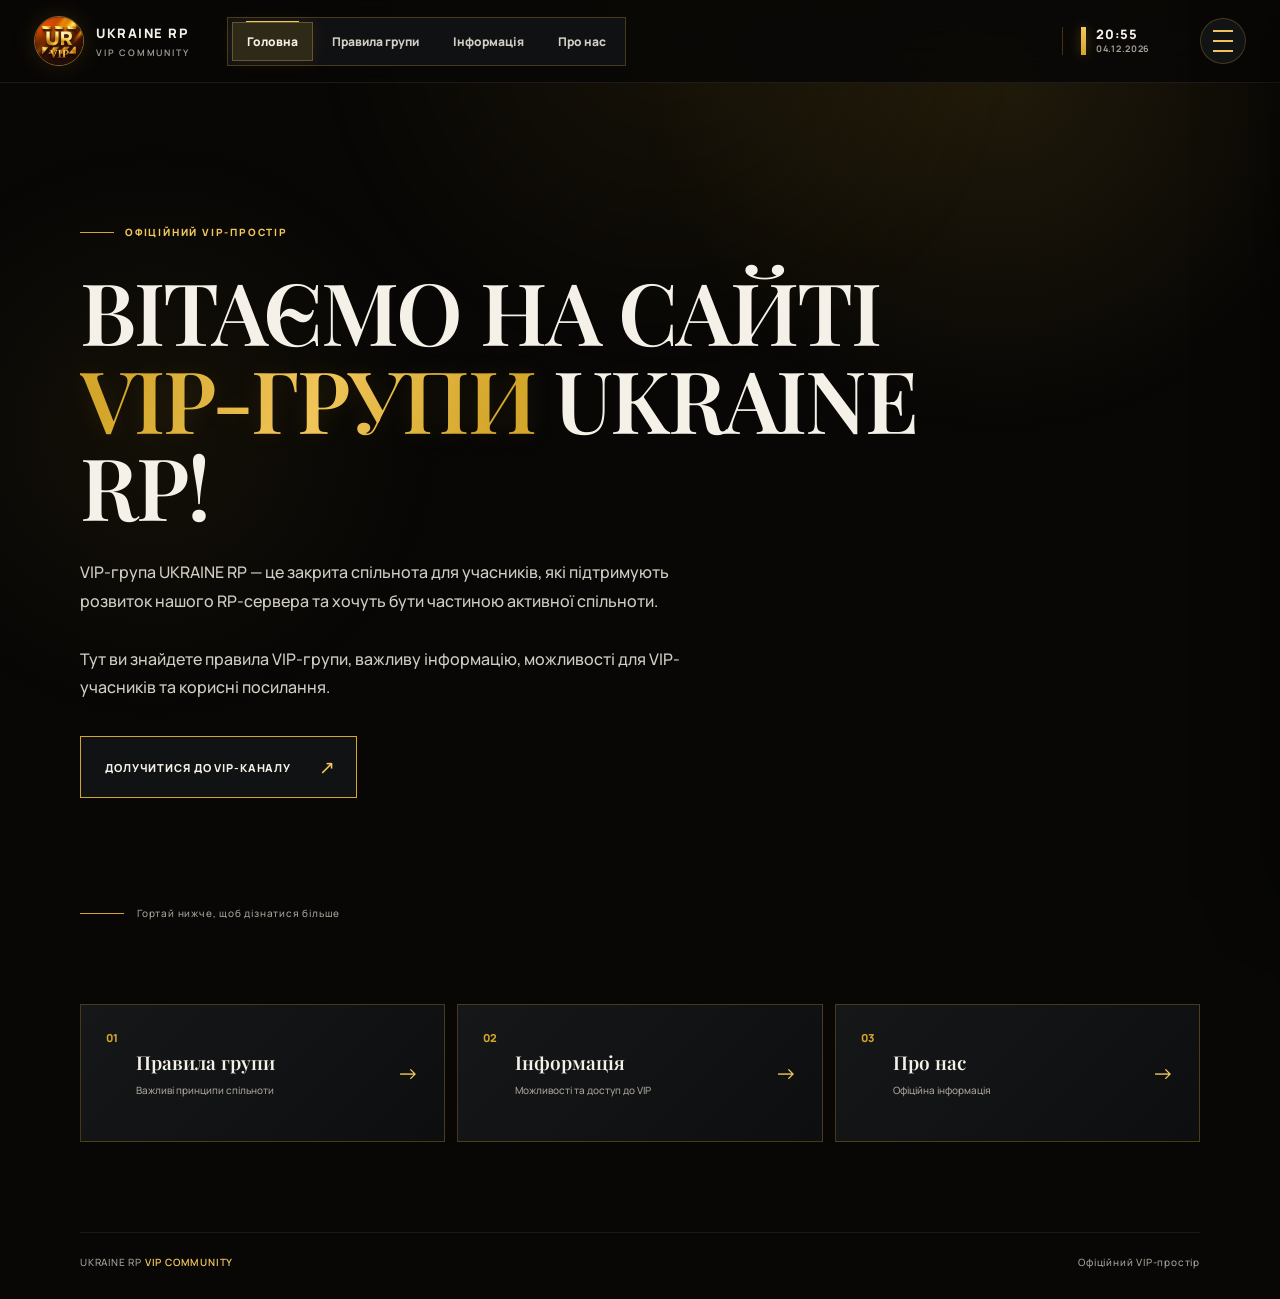
<file: index.html>
<!DOCTYPE html>
<html lang="uk">
<head>
  <meta charset="UTF-8">
  <meta name="viewport" content="width=device-width, initial-scale=1.0">
  <title>VIP-група UKRAINE RP</title>
  <meta name="description" content="Офіційний сайт VIP-групи UKRAINE RP.">
  <link rel="icon" type="image/png" href="logo.png">
  <link rel="preconnect" href="https://fonts.googleapis.com">
  <link rel="preconnect" href="https://fonts.gstatic.com" crossorigin>
  <link href="https://fonts.googleapis.com/css2?family=Manrope:wght@400;500;600;700;800&family=Playfair+Display:wght@500;600&display=swap" rel="stylesheet">
  <link rel="stylesheet" href="style.css">
</head>
<body>
  <div class="site-glow"></div>
  <header class="site-header">
    <a class="brand" href="index.html" aria-label="VIP-група UKRAINE RP, головна сторінка"><span class="brand-image"><img src="logo.png" alt="Логотип UKRAINE RP VIP"></span><span class="brand-copy"><strong>UKRAINE RP</strong><small>VIP COMMUNITY</small></span></a>
    <nav class="main-nav" aria-label="Основна навігація"><a class="active" href="index.html">Головна</a><a href="rules.html">Правила групи</a><a href="info.html">Інформація</a><a href="about.html">Про нас</a></nav>
    <div class="header-clock" aria-label="Поточний час у Києві"><span class="header-clock-mark"></span><time class="header-clock-time" data-kyiv-time>00:00</time><time class="header-clock-date" data-kyiv-date>00.00.0000</time></div>
    <button class="menu-toggle" type="button" aria-label="Відкрити меню" aria-controls="mobile-menu" aria-expanded="false"><span></span><span></span><span></span></button>
  </header>
  <div class="menu-backdrop" data-menu-close></div>
  <aside class="mobile-menu" id="mobile-menu" aria-label="Мобільне меню" aria-hidden="true">
    <div class="mobile-menu-head"><span>НАВІГАЦІЯ</span><button class="menu-close" type="button" aria-label="Закрити меню" data-menu-close>×</button></div>
    <nav class="mobile-nav"><a class="active" href="index.html">Головна <span>↗</span></a><a href="rules.html">Правила групи <span>↗</span></a><a href="info.html">Інформація <span>↗</span></a><a href="about.html">Про нас <span>↗</span></a></nav>
    <div class="useful-links"><p>КОРИСНІ ПОСИЛАННЯ</p><a href="https://www.roblox.com/share?v=v2&code=5ihdm3h6wou3pq" target="_blank" rel="noopener noreferrer">ГРАТИ <span>↗</span></a><a href="https://ukrainerpeh.com/marriage/" target="_blank" rel="noopener noreferrer">ДАРШ <span>↗</span></a><a href="https://t.me/uarpeh" target="_blank" rel="noopener noreferrer">TELEGRAM <span>↗</span></a><a href="https://www.tiktok.com/@ukrainerpeh" target="_blank" rel="noopener noreferrer">TIKTOK <span>↗</span></a><a href="https://www.roblox.com/communities/35692392/UKRAINE-RP-EH-Server-UR#!/about" target="_blank" rel="noopener noreferrer">ROBLOX <span>↗</span></a><a href="https://www.youtube.com/@ukrainerpeh" target="_blank" rel="noopener noreferrer">YOUTUBE <span>↗</span></a></div>
  </aside>
  <main>
    <section class="hero page-shell"><div class="eyebrow"><span></span> ОФІЦІЙНИЙ VIP-ПРОСТІР</div><h1>ВІТАЄМО НА САЙТІ<br><em>VIP-ГРУПИ</em> UKRAINE RP!</h1><p class="hero-copy">VIP-група UKRAINE RP — це закрита спільнота для учасників, які підтримують розвиток нашого RP-сервера та хочуть бути частиною активної спільноти.<br><br>Тут ви знайдете правила VIP-групи, важливу інформацію, можливості для VIP-учасників та корисні посилання.</p><a class="button" href="https://t.me/VIPUKRAINERP" target="_blank" rel="noopener noreferrer">ДОЛУЧИТИСЯ ДО VIP-КАНАЛУ <span>↗</span></a><div class="scroll-note"><span class="scroll-line"></span> Гортай нижче, щоб дізнатися більше</div></section>
    <section class="link-grid page-shell" aria-label="Розділи сайту"><a class="link-tile" href="rules.html"><span class="tile-number">01</span><span><strong>Правила групи</strong><small>Важливі принципи спільноти</small></span><b>→</b></a><a class="link-tile" href="info.html"><span class="tile-number">02</span><span><strong>Інформація</strong><small>Можливості та доступ до VIP</small></span><b>→</b></a><a class="link-tile" href="about.html"><span class="tile-number">03</span><span><strong>Про нас</strong><small>Офіційна інформація</small></span><b>→</b></a></section>
  </main>
  <footer class="site-footer page-shell"><span>UKRAINE RP <b>VIP COMMUNITY</b></span><span>Офіційний VIP-простір</span></footer>
  <script src="script.js"></script>
</body>
</html>
</file>
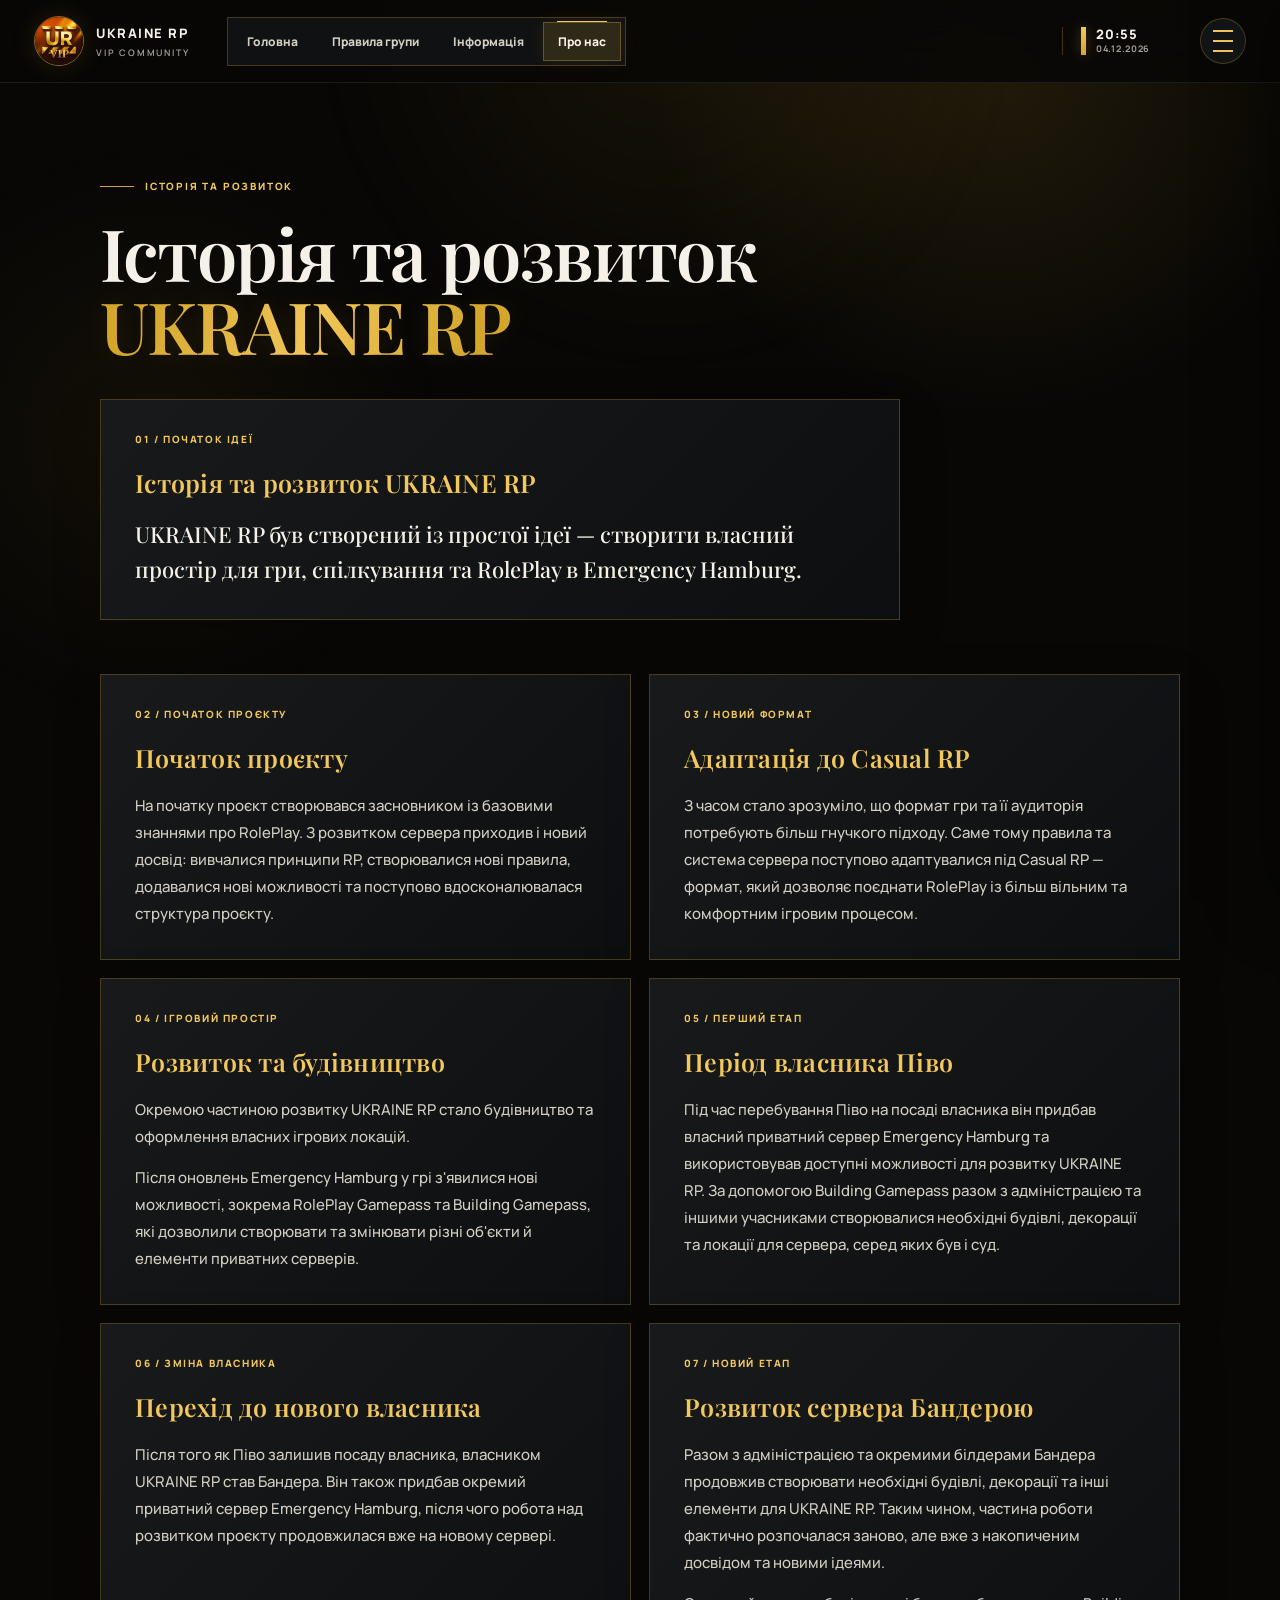
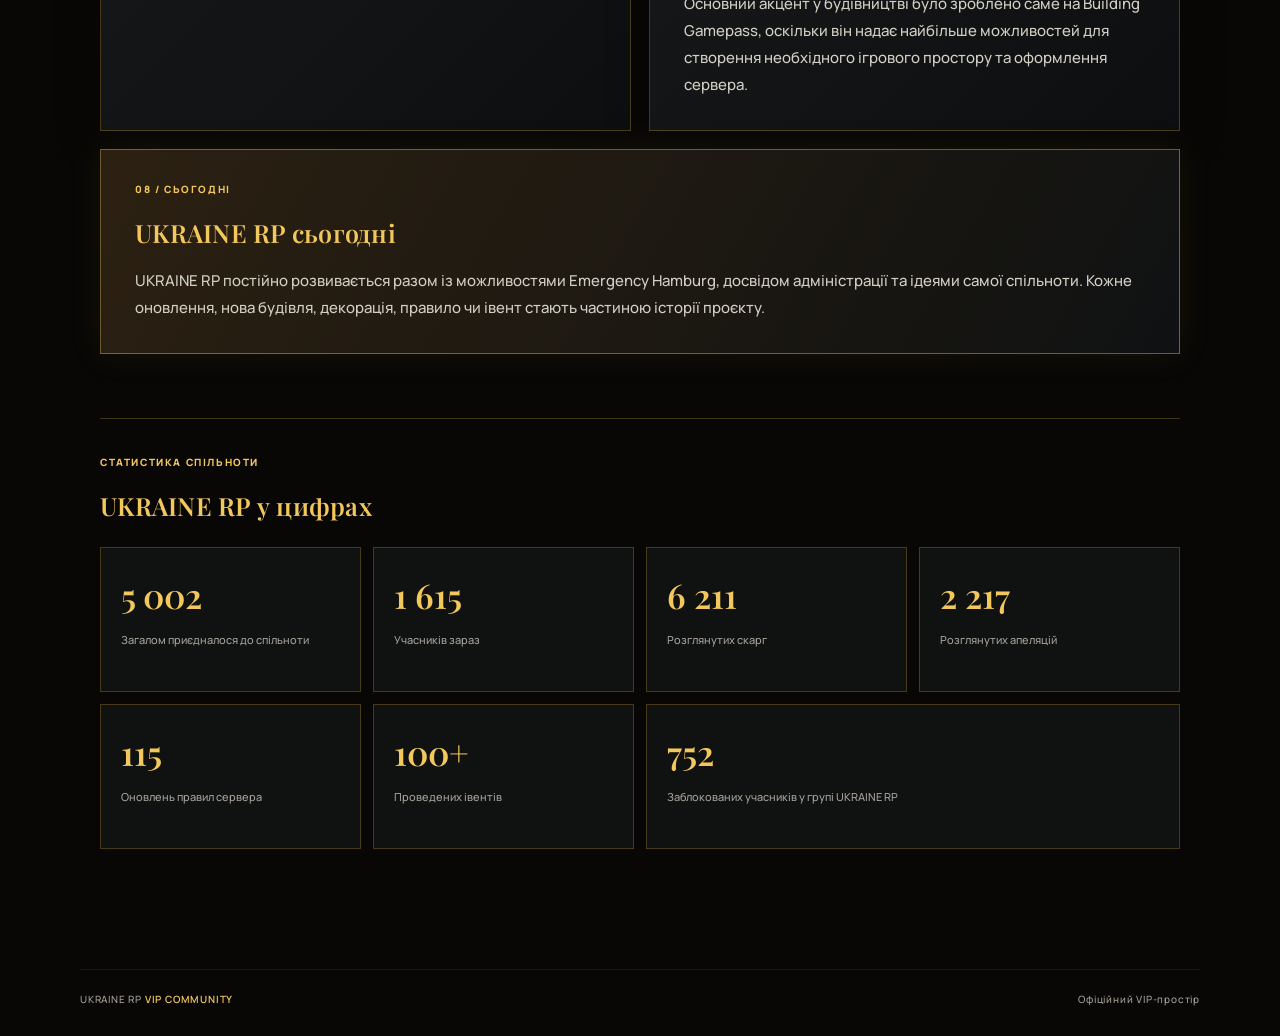
<file: about.html>
<!DOCTYPE html>
<html lang="uk">
<head>
  <meta charset="UTF-8">
  <meta name="viewport" content="width=device-width, initial-scale=1.0">
  <title>Про нас | UKRAINE RP VIP</title>
  <link rel="icon" type="image/png" href="logo.png">
  <link rel="preconnect" href="https://fonts.googleapis.com">
  <link rel="preconnect" href="https://fonts.gstatic.com" crossorigin>
  <link href="https://fonts.googleapis.com/css2?family=Manrope:wght@400;500;600;700;800&family=Playfair+Display:wght@500;600&display=swap" rel="stylesheet">
  <link rel="stylesheet" href="style.css">
  <style>
    .about-page .about-story-grid { display: grid; grid-template-columns: repeat(2, minmax(0, 1fr)); gap: 18px; }
    .about-page .stats-grid { display: grid; grid-template-columns: repeat(4, minmax(0, 1fr)); gap: 12px; }
    .about-page .stat-card:last-child { grid-column: span 2; }
    @media (max-width: 760px) {
      .about-page .about-story-grid { grid-template-columns: 1fr; gap: 12px; }
      .about-page .stats-grid { grid-template-columns: repeat(2, minmax(0, 1fr)); gap: 9px; }
      .about-page .stat-card:last-child { grid-column: span 2; }
    }
  </style>
</head>
<body>
  <div class="site-glow"></div>
  <header class="site-header">
    <a class="brand" href="index.html" aria-label="VIP-група UKRAINE RP, головна сторінка"><span class="brand-image"><img src="logo.png" alt="Логотип UKRAINE RP VIP"></span><span class="brand-copy"><strong>UKRAINE RP</strong><small>VIP COMMUNITY</small></span></a>
    <nav class="main-nav" aria-label="Основна навігація"><a href="index.html">Головна</a><a href="rules.html">Правила групи</a><a href="info.html">Інформація</a><a class="active" href="about.html">Про нас</a></nav>
    <div class="header-clock" aria-label="Поточний час у Києві"><span class="header-clock-mark"></span><time class="header-clock-time" data-kyiv-time>00:00</time><time class="header-clock-date" data-kyiv-date>00.00.0000</time></div>
    <button class="menu-toggle" type="button" aria-label="Відкрити меню" aria-controls="mobile-menu" aria-expanded="false"><span></span><span></span><span></span></button>
  </header>
  <div class="menu-backdrop" data-menu-close></div>
  <aside class="mobile-menu" id="mobile-menu" aria-label="Мобільне меню" aria-hidden="true">
    <div class="mobile-menu-head"><span>НАВІГАЦІЯ</span><button class="menu-close" type="button" aria-label="Закрити меню" data-menu-close>×</button></div>
    <nav class="mobile-nav"><a href="index.html">Головна <span>↗</span></a><a href="rules.html">Правила групи <span>↗</span></a><a href="info.html">Інформація <span>↗</span></a><a class="active" href="about.html">Про нас <span>↗</span></a></nav>
    <div class="useful-links"><p>КОРИСНІ ПОСИЛАННЯ</p><a href="https://www.roblox.com/share?v=v2&code=5ihdm3h6wou3pq" target="_blank" rel="noopener noreferrer">ГРАТИ <span>↗</span></a><a href="https://ukrainerpeh.com/marriage/" target="_blank" rel="noopener noreferrer">ДАРШ <span>↗</span></a><a href="https://t.me/uarpeh" target="_blank" rel="noopener noreferrer">TELEGRAM <span>↗</span></a><a href="https://www.tiktok.com/@ukrainerpeh" target="_blank" rel="noopener noreferrer">TIKTOK <span>↗</span></a><a href="https://www.roblox.com/communities/35692392/UKRAINE-RP-EH-Server-UR#!/about" target="_blank" rel="noopener noreferrer">ROBLOX <span>↗</span></a><a href="https://www.youtube.com/@ukrainerpeh" target="_blank" rel="noopener noreferrer">YOUTUBE <span>↗</span></a></div>
  </aside>
  <main class="page-shell about-page" aria-label="Про нас">
    <div class="eyebrow"><span></span> ІСТОРІЯ ТА РОЗВИТОК</div>
    <h1>Історія та розвиток <em>UKRAINE RP</em></h1>
    <section class="about-intro about-panel"><div class="section-kicker">01 / ПОЧАТОК ІДЕЇ</div><h2>Історія та розвиток UKRAINE RP</h2><p>UKRAINE RP був створений із простої ідеї — створити власний простір для гри, спілкування та RolePlay в Emergency Hamburg.</p></section>
    <div class="about-story-grid">
      <section class="about-panel"><div class="section-kicker">02 / ПОЧАТОК ПРОЄКТУ</div><h2>Початок проєкту</h2><p>На початку проєкт створювався засновником із базовими знаннями про RolePlay. З розвитком сервера приходив і новий досвід: вивчалися принципи RP, створювалися нові правила, додавалися нові можливості та поступово вдосконалювалася структура проєкту.</p></section>
      <section class="about-panel"><div class="section-kicker">03 / НОВИЙ ФОРМАТ</div><h2>Адаптація до Casual RP</h2><p>З часом стало зрозуміло, що формат гри та її аудиторія потребують більш гнучкого підходу. Саме тому правила та система сервера поступово адаптувалися під Casual RP — формат, який дозволяє поєднати RolePlay із більш вільним та комфортним ігровим процесом.</p></section>
      <section class="about-panel"><div class="section-kicker">04 / ІГРОВИЙ ПРОСТІР</div><h2>Розвиток та будівництво</h2><p>Окремою частиною розвитку UKRAINE RP стало будівництво та оформлення власних ігрових локацій.</p><p>Після оновлень Emergency Hamburg у грі з'явилися нові можливості, зокрема RolePlay Gamepass та Building Gamepass, які дозволили створювати та змінювати різні об'єкти й елементи приватних серверів.</p></section>
      <section class="about-panel"><div class="section-kicker">05 / ПЕРШИЙ ЕТАП</div><h2>Період власника Піво</h2><p>Під час перебування Піво на посаді власника він придбав власний приватний сервер Emergency Hamburg та використовував доступні можливості для розвитку UKRAINE RP. За допомогою Building Gamepass разом з адміністрацією та іншими учасниками створювалися необхідні будівлі, декорації та локації для сервера, серед яких був і суд.</p></section>
      <section class="about-panel"><div class="section-kicker">06 / ЗМІНА ВЛАСНИКА</div><h2>Перехід до нового власника</h2><p>Після того як Піво залишив посаду власника, власником UKRAINE RP став Бандера. Він також придбав окремий приватний сервер Emergency Hamburg, після чого робота над розвитком проєкту продовжилася вже на новому сервері.</p></section>
      <section class="about-panel"><div class="section-kicker">07 / НОВИЙ ЕТАП</div><h2>Розвиток сервера Бандерою</h2><p>Разом з адміністрацією та окремими білдерами Бандера продовжив створювати необхідні будівлі, декорації та інші елементи для UKRAINE RP. Таким чином, частина роботи фактично розпочалася заново, але вже з накопиченим досвідом та новими ідеями.</p><p>Основний акцент у будівництві було зроблено саме на Building Gamepass, оскільки він надає найбільше можливостей для створення необхідного ігрового простору та оформлення сервера.</p></section>
    </div>
    <section class="about-panel about-today"><div class="section-kicker">08 / СЬОГОДНІ</div><h2>UKRAINE RP сьогодні</h2><p>UKRAINE RP постійно розвивається разом із можливостями Emergency Hamburg, досвідом адміністрації та ідеями самої спільноти. Кожне оновлення, нова будівля, декорація, правило чи івент стають частиною історії проєкту.</p></section>
    <section class="stats-section"><div class="section-kicker">СТАТИСТИКА СПІЛЬНОТИ</div><h2>UKRAINE RP у цифрах</h2><div class="stats-grid"><article class="stat-card"><strong>5 002</strong><span>Загалом приєдналося до спільноти</span></article><article class="stat-card"><strong>1 615</strong><span>Учасників зараз</span></article><article class="stat-card"><strong>6 211</strong><span>Розглянутих скарг</span></article><article class="stat-card"><strong>2 217</strong><span>Розглянутих апеляцій</span></article><article class="stat-card"><strong>115</strong><span>Оновлень правил сервера</span></article><article class="stat-card"><strong>100+</strong><span>Проведених івентів</span></article><article class="stat-card"><strong>752</strong><span>Заблокованих учасників у групі UKRAINE RP</span></article></div></section>
  </main>
  <footer class="site-footer page-shell"><span>UKRAINE RP <b>VIP COMMUNITY</b></span><span>Офіційний VIP-простір</span></footer>
  <script src="script.js"></script>
</body>
</html>
</file>
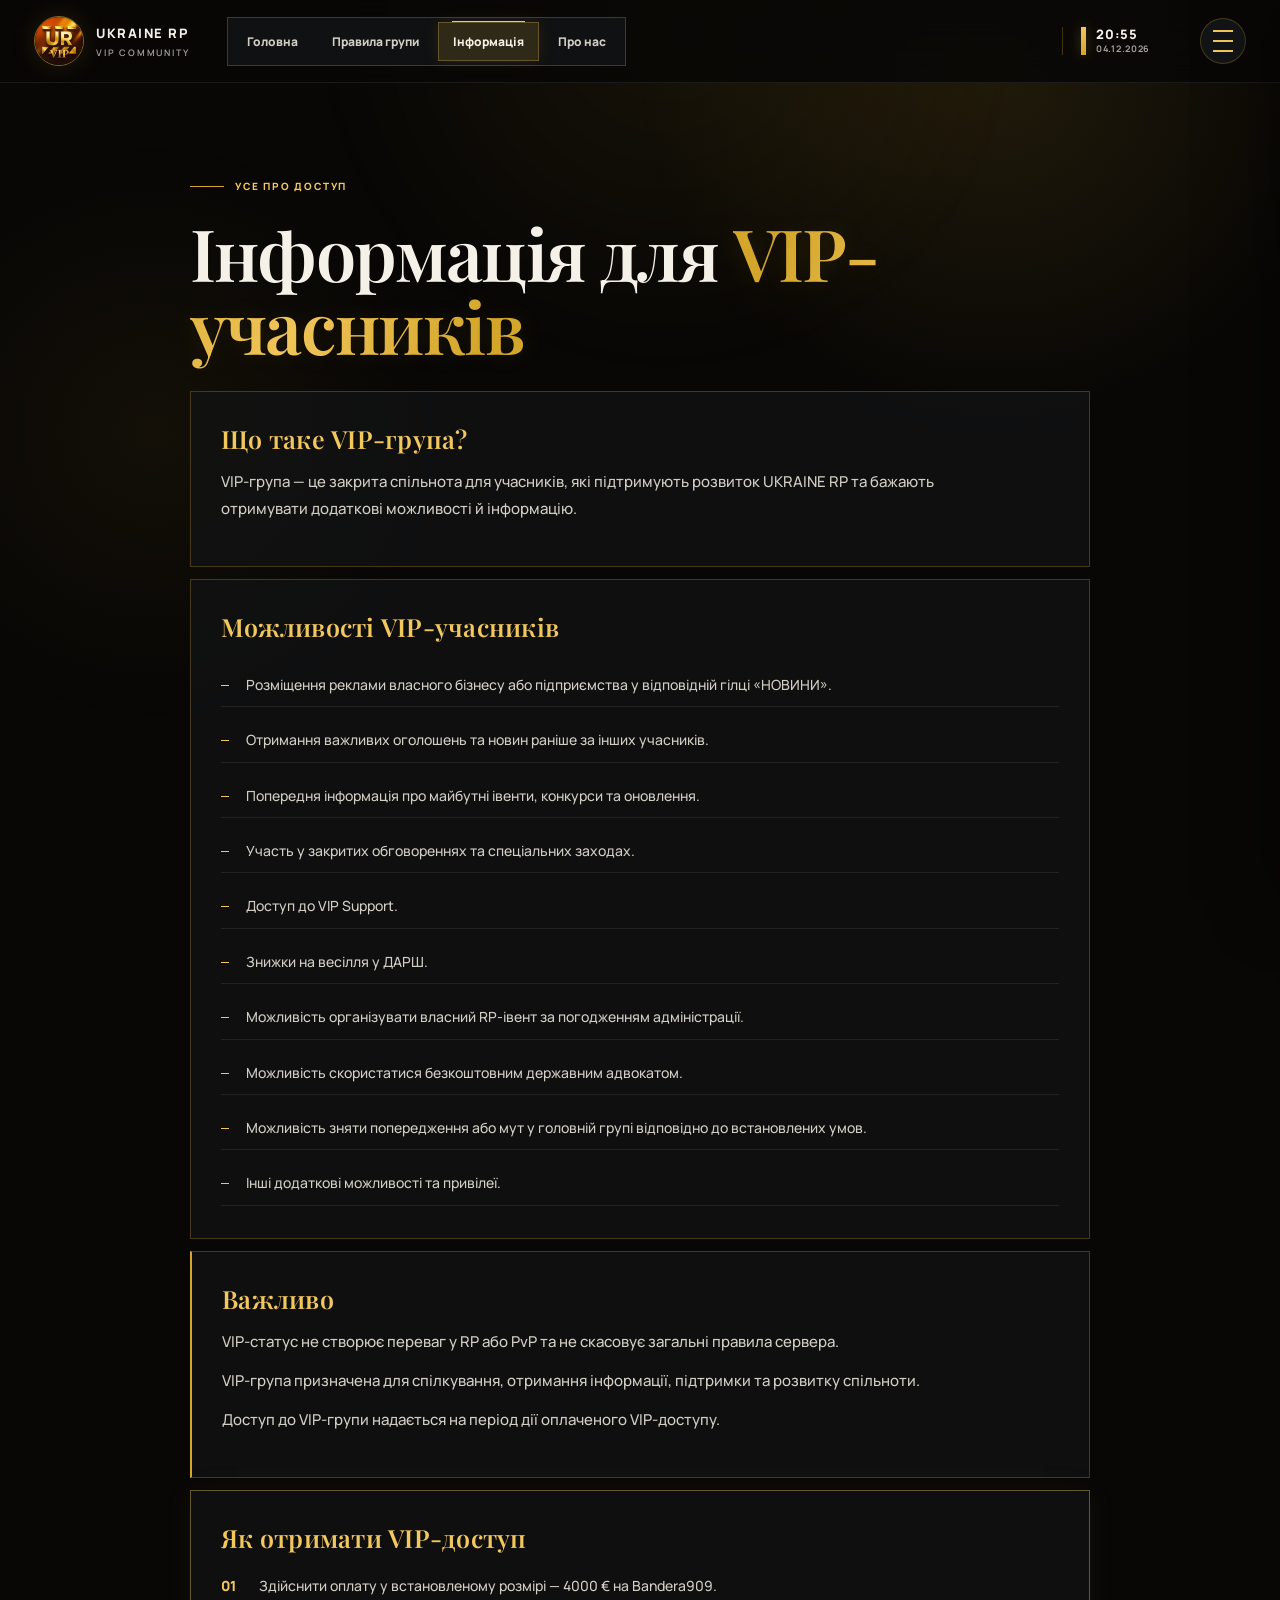
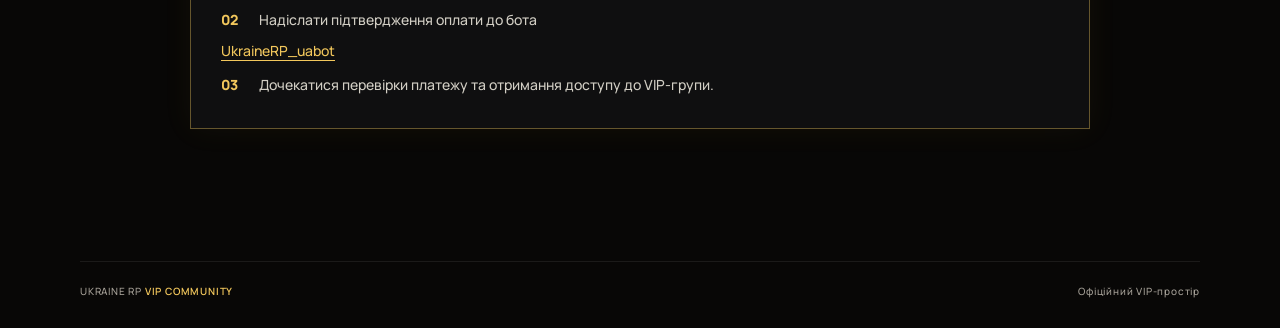
<file: info.html>
<!DOCTYPE html>
<html lang="uk"><head><meta charset="UTF-8"><meta name="viewport" content="width=device-width, initial-scale=1.0"><title>Інформація | UKRAINE RP VIP</title><link rel="icon" type="image/png" href="logo.png"><link rel="preconnect" href="https://fonts.googleapis.com"><link rel="preconnect" href="https://fonts.gstatic.com" crossorigin><link href="https://fonts.googleapis.com/css2?family=Manrope:wght@400;500;600;700;800&family=Playfair+Display:wght@500;600&display=swap" rel="stylesheet"><link rel="stylesheet" href="style.css"></head><body><div class="site-glow"></div><header class="site-header"><a class="brand" href="index.html" aria-label="VIP-група UKRAINE RP, головна сторінка"><span class="brand-image"><img src="logo.png" alt="Логотип UKRAINE RP VIP"></span><span class="brand-copy"><strong>UKRAINE RP</strong><small>VIP COMMUNITY</small></span></a><nav class="main-nav" aria-label="Основна навігація"><a href="index.html">Головна</a><a href="rules.html">Правила групи</a><a class="active" href="info.html">Інформація</a><a href="about.html">Про нас</a></nav><button class="menu-toggle" type="button" aria-label="Відкрити меню" aria-controls="mobile-menu" aria-expanded="false"><span></span><span></span><span></span></button></header><div class="menu-backdrop" data-menu-close></div><aside class="mobile-menu" id="mobile-menu" aria-label="Мобільне меню" aria-hidden="true"><div class="mobile-menu-head"><span>НАВІГАЦІЯ</span><button class="menu-close" type="button" aria-label="Закрити меню" data-menu-close>×</button></div><nav class="mobile-nav"><a href="index.html">Головна <span>↗</span></a><a href="rules.html">Правила групи <span>↗</span></a><a class="active" href="info.html">Інформація <span>↗</span></a><a href="about.html">Про нас <span>↗</span></a></nav><div class="useful-links"><p>КОРИСНІ ПОСИЛАННЯ</p><a href="https://www.roblox.com/share?v=v2&code=5ihdm3h6wou3pq" target="_blank" rel="noopener noreferrer">ГРАТИ <span>↗</span></a><a href="https://ukrainerpeh.com/marriage/" target="_blank" rel="noopener noreferrer">ДАРШ <span>↗</span></a><a href="https://t.me/uarpeh" target="_blank" rel="noopener noreferrer">TELEGRAM <span>↗</span></a><a href="https://www.tiktok.com/@ukrainerpeh" target="_blank" rel="noopener noreferrer">TIKTOK <span>↗</span></a><a href="https://www.roblox.com/communities/35692392/UKRAINE-RP-EH-Server-UR#!/about" target="_blank" rel="noopener noreferrer">ROBLOX <span>↗</span></a><a href="https://www.youtube.com/@ukrainerpeh" target="_blank" rel="noopener noreferrer">YOUTUBE <span>↗</span></a></div></aside><main class="page-shell inner-page info-page"><div class="eyebrow"><span></span> УСЕ ПРО ДОСТУП</div><h1>Інформація для <em>VIP-учасників</em></h1><section class="info-section"><h2>Що таке VIP-група?</h2><p>VIP-група — це закрита спільнота для учасників, які підтримують розвиток UKRAINE RP та бажають отримувати додаткові можливості й інформацію.</p></section><section class="info-section"><h2>Можливості VIP-учасників</h2><ul class="feature-list"><li>Розміщення реклами власного бізнесу або підприємства у відповідній гілці «НОВИНИ».</li><li>Отримання важливих оголошень та новин раніше за інших учасників.</li><li>Попередня інформація про майбутні івенти, конкурси та оновлення.</li><li>Участь у закритих обговореннях та спеціальних заходах.</li><li>Доступ до VIP Support.</li><li>Знижки на весілля у ДАРШ.</li><li>Можливість організувати власний RP-івент за погодженням адміністрації.</li><li>Можливість скористатися безкоштовним державним адвокатом.</li><li>Можливість зняти попередження або мут у головній групі відповідно до встановлених умов.</li><li>Інші додаткові можливості та привілеї.</li></ul></section><section class="info-section important"><h2>Важливо</h2><p>VIP-статус не створює переваг у RP або PvP та не скасовує загальні правила сервера.</p><p>VIP-група призначена для спілкування, отримання інформації, підтримки та розвитку спільноти.</p><p>Доступ до VIP-групи надається на період дії оплаченого VIP-доступу.</p></section><section class="info-section access-section"><h2>Як отримати VIP-доступ</h2><ol class="steps-list"><li>Здійснити оплату у встановленому розмірі — 4000 € на Bandera909.</li><li>Надіслати підтвердження оплати до бота <a class="inline-link" href="https://t.me/UkraineRP_uabot" target="_blank" rel="noopener noreferrer">UkraineRP_uabot</a>.</li><li>Дочекатися перевірки платежу та отримання доступу до VIP-групи.</li></ol></section></main><footer class="site-footer page-shell"><span>UKRAINE RP <b>VIP COMMUNITY</b></span><span>Офіційний VIP-простір</span></footer><script src="script.js"></script></body></html>
</file>
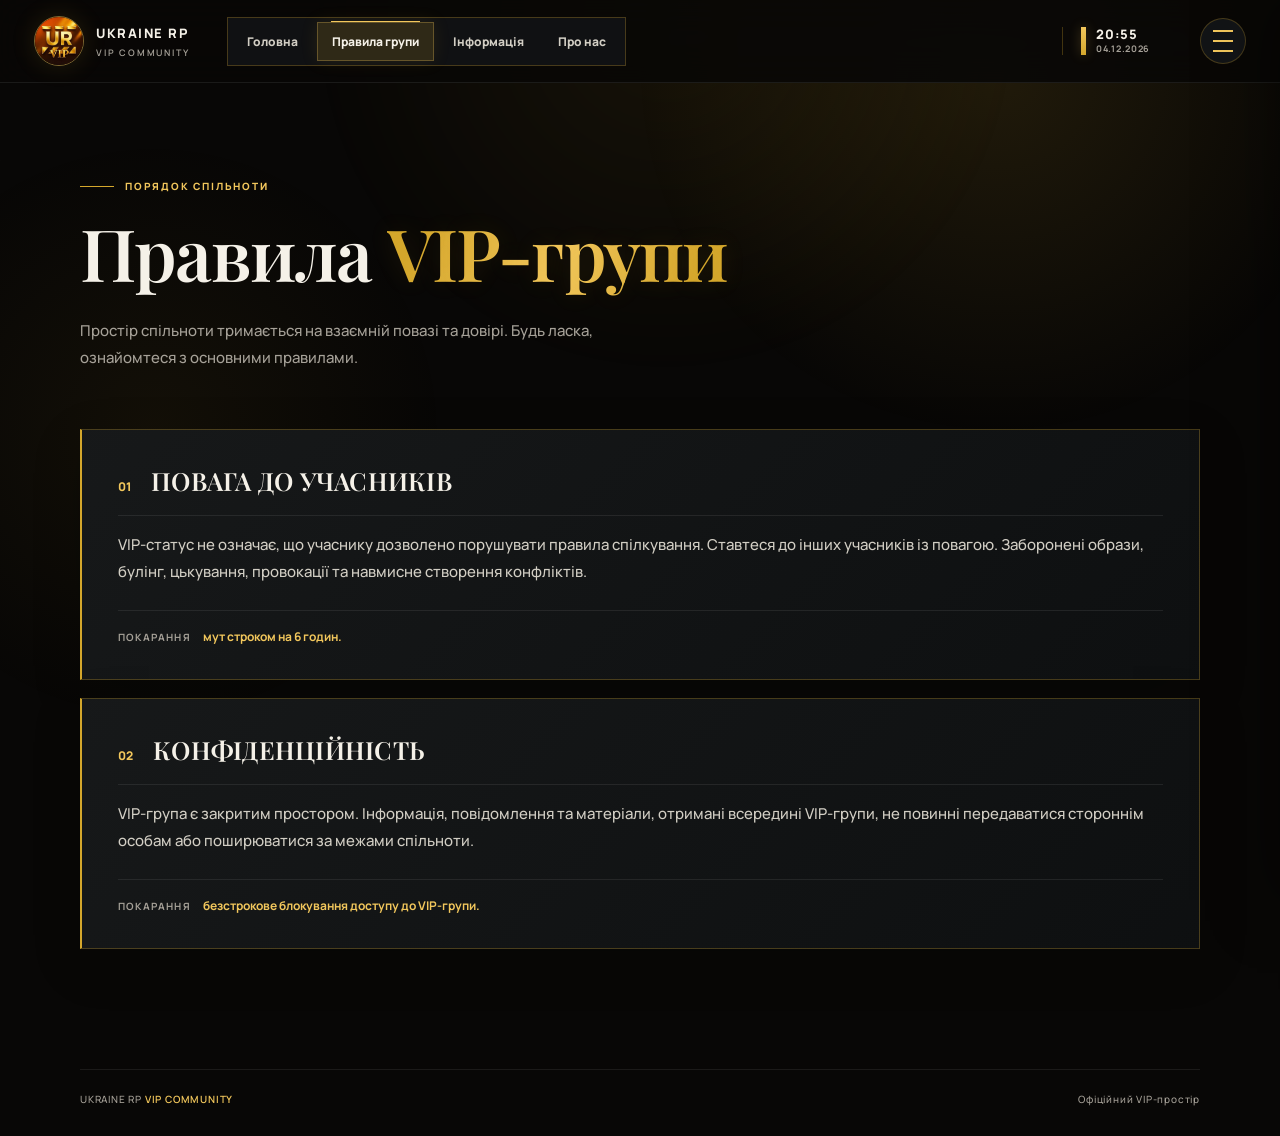
<file: rules.html>
<!DOCTYPE html>
<html lang="uk">
<head><meta charset="UTF-8"><meta name="viewport" content="width=device-width, initial-scale=1.0"><title>Правила групи | UKRAINE RP VIP</title><link rel="icon" type="image/png" href="logo.png"><link rel="preconnect" href="https://fonts.googleapis.com"><link rel="preconnect" href="https://fonts.gstatic.com" crossorigin><link href="https://fonts.googleapis.com/css2?family=Manrope:wght@400;500;600;700;800&family=Playfair+Display:wght@500;600&display=swap" rel="stylesheet"><link rel="stylesheet" href="style.css"></head>
<body><div class="site-glow"></div><header class="site-header"><a class="brand" href="index.html" aria-label="VIP-група UKRAINE RP, головна сторінка"><span class="brand-image"><img src="logo.png" alt="Логотип UKRAINE RP VIP"></span><span class="brand-copy"><strong>UKRAINE RP</strong><small>VIP COMMUNITY</small></span></a><nav class="main-nav" aria-label="Основна навігація"><a href="index.html">Головна</a><a class="active" href="rules.html">Правила групи</a><a href="info.html">Інформація</a><a href="about.html">Про нас</a></nav><button class="menu-toggle" type="button" aria-label="Відкрити меню" aria-controls="mobile-menu" aria-expanded="false"><span></span><span></span><span></span></button></header><div class="menu-backdrop" data-menu-close></div><aside class="mobile-menu" id="mobile-menu" aria-label="Мобільне меню" aria-hidden="true"><div class="mobile-menu-head"><span>НАВІГАЦІЯ</span><button class="menu-close" type="button" aria-label="Закрити меню" data-menu-close>×</button></div><nav class="mobile-nav"><a href="index.html">Головна <span>↗</span></a><a class="active" href="rules.html">Правила групи <span>↗</span></a><a href="info.html">Інформація <span>↗</span></a><a href="about.html">Про нас <span>↗</span></a></nav><div class="useful-links"><p>КОРИСНІ ПОСИЛАННЯ</p><a href="https://www.roblox.com/share?v=v2&code=5ihdm3h6wou3pq" target="_blank" rel="noopener noreferrer">ГРАТИ <span>↗</span></a><a href="https://ukrainerpeh.com/marriage/" target="_blank" rel="noopener noreferrer">ДАРШ <span>↗</span></a><a href="https://t.me/uarpeh" target="_blank" rel="noopener noreferrer">TELEGRAM <span>↗</span></a><a href="https://www.tiktok.com/@ukrainerpeh" target="_blank" rel="noopener noreferrer">TIKTOK <span>↗</span></a><a href="https://www.roblox.com/communities/35692392/UKRAINE-RP-EH-Server-UR#!/about" target="_blank" rel="noopener noreferrer">ROBLOX <span>↗</span></a><a href="https://www.youtube.com/@ukrainerpeh" target="_blank" rel="noopener noreferrer">YOUTUBE <span>↗</span></a></div></aside><main class="page-shell inner-page"><div class="eyebrow"><span></span> ПОРЯДОК СПІЛЬНОТИ</div><h1>Правила <em>VIP-групи</em></h1><p class="intro">Простір спільноти тримається на взаємній повазі та довірі. Будь ласка, ознайомтеся з основними правилами.</p><div class="rules-list"><article class="rule-card"><div class="rule-top"><span>01</span><h2>ПОВАГА ДО УЧАСНИКІВ</h2></div><p>VIP-статус не означає, що учаснику дозволено порушувати правила спілкування. Ставтеся до інших учасників із повагою. Заборонені образи, булінг, цькування, провокації та навмисне створення конфліктів.</p><div class="penalty"><span>Покарання</span> мут строком на 6 годин.</div></article><article class="rule-card"><div class="rule-top"><span>02</span><h2>КОНФІДЕНЦІЙНІСТЬ</h2></div><p>VIP-група є закритим простором. Інформація, повідомлення та матеріали, отримані всередині VIP-групи, не повинні передаватися стороннім особам або поширюватися за межами спільноти.</p><div class="penalty"><span>Покарання</span> безстрокове блокування доступу до VIP-групи.</div></article></div></main><footer class="site-footer page-shell"><span>UKRAINE RP <b>VIP COMMUNITY</b></span><span>Офіційний VIP-простір</span></footer><script src="script.js"></script></body></html>
</file>
<file: style.css>
:root {
  --bg: #080706;
  --bg-soft: #0e1011;
  --panel: #121416;
  --panel-raised: #181b1d;
  --gold: #d4a72c;
  --gold-soft: #f2c75c;
  --white: #f5f1e8;
  --text: #d2cec4;
  --muted: #a6a198;
  --line: rgba(212, 167, 44, .28);
  --line-soft: rgba(255, 255, 255, .08);
  --sans: 'Manrope', 'Trebuchet MS', sans-serif;
  --display: 'Playfair Display', Georgia, serif;
}

* { box-sizing: border-box; }
html { scroll-behavior: smooth; }
body { min-width: 320px; margin: 0; overflow-x: hidden; color: var(--text); background: var(--bg); font-family: var(--sans); }
body::before { position: fixed; inset: 0; z-index: -3; content: ''; opacity: .22; background-image: linear-gradient(rgba(255,255,255,.025) 1px, transparent 1px), linear-gradient(90deg, rgba(255,255,255,.025) 1px, transparent 1px); background-size: 80px 80px; mask-image: linear-gradient(to bottom, black, transparent 72%); }
body::after { position: fixed; inset: 0; z-index: -4; content: ''; background: radial-gradient(circle at 78% 8%, rgba(212, 167, 44, .12), transparent 28%), radial-gradient(circle at 12% 48%, rgba(212, 167, 44, .06), transparent 24%); pointer-events: none; }
.site-glow { position: fixed; z-index: -2; top: -360px; left: 52%; width: 760px; height: 760px; transform: translateX(-50%); border-radius: 50%; opacity: .26; background: radial-gradient(circle, rgba(212, 167, 44, .3), transparent 67%); filter: blur(22px); pointer-events: none; }

.site-header { position: relative; z-index: 5; display: flex; align-items: center; gap: 34px; width: 100%; padding: 16px 34px; border-bottom: 1px solid var(--line-soft); background: rgba(8, 9, 10, .84); backdrop-filter: blur(18px); }
.brand { display: flex; flex: 0 0 auto; align-items: center; gap: 12px; color: var(--white); text-decoration: none; }.brand-image { display: block; width: 50px; height: 50px; overflow: hidden; border: 1px solid rgba(242, 199, 92, .5); border-radius: 50%; box-shadow: 0 0 24px rgba(212, 167, 44, .15); }.brand-image img { width: 100%; height: 100%; object-fit: cover; object-position: center; }.brand-copy strong, .brand-copy small { display: block; }.brand-copy strong { color: var(--white); font-size: 13px; font-weight: 800; letter-spacing: .12em; }.brand-copy small { margin-top: 4px; color: var(--muted); font-size: 9px; font-weight: 600; letter-spacing: .2em; }
.main-nav { display: flex; gap: 4px; margin-left: 4px; padding: 4px; border: 1px solid var(--line); background: rgba(18, 20, 22, .84); }.main-nav a { position: relative; padding: 11px 15px; color: var(--text); text-decoration: none; font-size: 12px; font-weight: 700; transition: color .3s ease, background .3s ease, box-shadow .3s ease; }.main-nav a:hover, .main-nav a.active { color: var(--white); background: rgba(212, 167, 44, .16); box-shadow: inset 0 0 0 1px rgba(242, 199, 92, .28), 0 0 18px rgba(212, 167, 44, .1); }.main-nav a.active::before { position: absolute; top: -1px; right: 14px; left: 14px; height: 1px; content: ''; background: var(--gold-soft); }
.menu-toggle { display: grid; place-content: center; width: 46px; height: 46px; margin-left: auto; padding: 12px; border: 1px solid var(--line); border-radius: 50%; background: var(--panel); cursor: pointer; transition: background .3s, box-shadow .3s, border-color .3s; }.menu-toggle:hover { border-color: var(--gold-soft); background: var(--panel-raised); box-shadow: 0 0 18px rgba(212, 167, 44, .18); }.menu-toggle span { display: block; width: 20px; height: 2px; margin: 4px auto; background: var(--gold-soft); transition: transform .25s, opacity .25s; }.menu-open .menu-toggle span:nth-child(1) { transform: translateY(6px) rotate(45deg); }.menu-open .menu-toggle span:nth-child(2) { opacity: 0; }.menu-open .menu-toggle span:nth-child(3) { transform: translateY(-6px) rotate(-45deg); }
.menu-backdrop { position: fixed; inset: 0; z-index: 6; visibility: hidden; opacity: 0; background: rgba(0,0,0,.7); transition: opacity .3s, visibility .3s; }.mobile-menu { position: fixed; z-index: 7; top: 0; right: 0; width: min(86vw, 360px); height: 100dvh; padding: 25px 28px; overflow-y: auto; background: #0e1011; border-left: 1px solid var(--line); box-shadow: -20px 0 60px rgba(0,0,0,.5); transform: translateX(105%); transition: transform .38s cubic-bezier(.22, 1, .36, 1); }.menu-open .menu-backdrop { visibility: visible; opacity: 1; }.menu-open .mobile-menu { transform: translateX(0); }.mobile-menu-head { display: flex; align-items: center; justify-content: space-between; padding-bottom: 24px; border-bottom: 1px solid var(--line); color: var(--gold-soft); font-size: 10px; font-weight: 800; letter-spacing: .18em; }.menu-close { border: 0; color: var(--gold-soft); background: transparent; font-size: 32px; font-weight: 300; line-height: 1; cursor: pointer; }.mobile-nav { display: grid; padding: 19px 0; border-bottom: 1px solid var(--line); }.mobile-nav a, .useful-links a { display: flex; align-items: center; justify-content: space-between; padding: 15px 0; color: var(--white); text-decoration: none; font-size: 14px; font-weight: 700; transition: color .2s, padding .2s; }.mobile-nav a span, .useful-links a span { color: var(--gold-soft); }.mobile-nav a:hover, .mobile-nav a.active, .useful-links a:hover { padding-left: 7px; color: var(--gold-soft); }.useful-links p { margin: 25px 0 6px; color: var(--muted); font-size: 10px; font-weight: 800; letter-spacing: .15em; }

.page-shell { position: relative; z-index: 1; width: min(calc(100% - 68px), 1120px); margin-right: auto; margin-left: auto; }.hero { min-height: 680px; padding: 142px 0 84px; animation: rise .7s ease both; }.eyebrow { display: flex; align-items: center; gap: 11px; color: var(--gold-soft); font-size: 10px; font-weight: 800; letter-spacing: .18em; }.eyebrow span { width: 34px; height: 1px; background: var(--gold); }.hero h1, .inner-page h1, .about-page h1 { max-width: 950px; margin: 28px 0 28px; color: var(--white); font-family: var(--display); font-size: clamp(46px, 7vw, 86px); font-weight: 600; line-height: 1.02; letter-spacing: -.025em; }.hero h1 em, .inner-page h1 em, .about-page h1 em { color: var(--gold-soft); font-style: normal; }.hero-copy { max-width: 620px; margin: 0 0 34px; color: var(--text); font-size: 16px; line-height: 1.8; }.button { display: inline-flex; align-items: center; gap: 28px; padding: 17px 20px 17px 24px; border: 1px solid var(--gold); color: var(--white); background: rgba(18, 20, 22, .9); box-shadow: 0 0 0 rgba(181, 138, 67, 0); font-size: 11px; font-weight: 800; letter-spacing: .08em; text-decoration: none; transition: transform .3s, box-shadow .3s, background .3s, border-color .3s; }.button:hover { border-color: var(--gold-soft); background: rgba(181, 138, 67, .12); box-shadow: 0 0 28px rgba(181, 138, 67, .24), inset 0 0 18px rgba(181, 138, 67, .08); transform: translateY(-3px); }.button span { color: var(--gold-soft); font-size: 19px; font-weight: 400; }.scroll-note { display: flex; align-items: center; gap: 13px; margin-top: 108px; color: var(--muted); font-size: 10px; letter-spacing: .08em; }.scroll-line { width: 44px; height: 1px; background: var(--gold); }
.link-grid { display: grid; grid-template-columns: repeat(3, 1fr); gap: 12px; padding-bottom: 90px; }.link-tile { display: grid; grid-template-columns: auto 1fr auto; align-items: center; gap: 18px; min-height: 138px; padding: 25px; border: 1px solid var(--line); color: var(--white); background: linear-gradient(135deg, rgba(22, 24, 25, .96), rgba(13, 15, 16, .94)); text-decoration: none; transition: background .3s, border-color .3s, box-shadow .3s, transform .3s; }.link-tile:hover { border-color: rgba(209, 169, 93, .55); background: linear-gradient(135deg, rgba(37, 31, 22, .96), rgba(15, 17, 18, .96)); box-shadow: 0 12px 35px rgba(0,0,0,.22), 0 0 24px rgba(181, 138, 67, .1); transform: translateY(-5px); }.tile-number { align-self: start; color: var(--gold); font-size: 11px; font-weight: 800; }.link-tile strong, .link-tile small { display: block; }.link-tile strong { font-family: var(--display); font-size: 19px; font-weight: 600; }.link-tile small { margin-top: 8px; color: var(--muted); font-size: 10px; }.link-tile b { color: var(--gold-soft); font-size: 22px; font-weight: 400; }

.inner-page, .about-page { padding: 96px 0 120px; animation: rise .7s ease both; }.inner-page h1, .about-page h1 { margin-top: 23px; font-size: clamp(44px, 6vw, 72px); }.intro { max-width: 600px; color: var(--muted); font-size: 15px; line-height: 1.8; }.rules-list { display: grid; gap: 18px; margin-top: 58px; }.rule-card { padding: 34px 36px; border: 1px solid var(--line); border-left: 2px solid var(--gold); background: linear-gradient(135deg, rgba(23, 25, 26, .98), rgba(14, 16, 17, .98)); box-shadow: 0 15px 45px rgba(0,0,0,.18); transition: border-color .3s, box-shadow .3s, transform .3s; }.rule-card:hover { border-color: var(--gold-soft); box-shadow: 0 16px 45px rgba(0,0,0,.28), 0 0 26px rgba(181, 138, 67, .1); transform: translateY(-4px); }.rule-top { display: flex; align-items: baseline; gap: 20px; border-bottom: 1px solid var(--line-soft); }.rule-top span { color: var(--gold-soft); font-size: 12px; font-weight: 800; }.rule-top h2, .info-section h2, .about-panel h2, .stats-section h2 { margin: 0 0 18px; color: var(--white); font-family: var(--display); font-size: 25px; font-weight: 600; letter-spacing: .01em; }.rule-card p, .info-section p, .about-panel p { color: var(--text); font-size: 15px; line-height: 1.8; }.penalty { margin-top: 25px; padding-top: 17px; border-top: 1px solid var(--line-soft); color: var(--gold-soft); font-size: 12px; font-weight: 700; }.penalty span { margin-right: 10px; color: var(--muted); font-size: 10px; text-transform: uppercase; letter-spacing: .12em; }
.info-page { max-width: 900px; }.info-section { margin: 12px 0; padding: 30px 30px 32px; border: 1px solid var(--line); background: rgba(18, 20, 22, .72); }.info-section h2 { color: var(--gold-soft); margin-bottom: 13px; }.info-section p { max-width: 760px; margin: 0 0 12px; }.feature-list, .steps-list { display: grid; gap: 12px; margin: 21px 0 0; padding: 0; color: var(--text); font-size: 14px; line-height: 1.6; list-style: none; }.feature-list li { position: relative; padding: 10px 14px 10px 25px; border-bottom: 1px solid var(--line-soft); }.feature-list li::before { position: absolute; top: 21px; left: 0; width: 8px; height: 1px; content: ''; background: var(--gold-soft); }.steps-list { counter-reset: steps; }.steps-list li { display: grid; grid-template-columns: 30px 1fr; gap: 8px; counter-increment: steps; }.steps-list li::before { color: var(--gold-soft); content: counter(steps, decimal-leading-zero); font-weight: 800; }.important { border-left: 2px solid var(--gold); }.access-section { border-color: rgba(209, 169, 93, .38); box-shadow: 0 0 30px rgba(181, 138, 67, .06); }.inline-link { color: var(--gold-soft); text-decoration: underline; text-underline-offset: 4px; }
.about-page { max-width: 1080px; }.about-intro { max-width: 800px; margin: 36px 0 54px; }.about-panel { padding: 32px 34px; border: 1px solid var(--line); background: linear-gradient(135deg, rgba(24, 26, 27, .98), rgba(13, 15, 16, .96)); box-shadow: 0 16px 45px rgba(0,0,0,.18); animation: rise .7s ease both; }.about-intro p { max-width: 720px; margin: 0; color: var(--white); font-family: var(--display); font-size: 22px; line-height: 1.6; }.about-story-grid { display: grid; grid-template-columns: repeat(2, minmax(0, 1fr)); gap: 18px; }.section-kicker { margin-bottom: 20px; color: var(--gold-soft); font-size: 10px; font-weight: 800; letter-spacing: .16em; }.about-panel h2, .stats-section h2 { color: var(--gold-soft); }.about-panel p { margin: 0 0 14px; }.about-panel p:last-child { margin-bottom: 0; }.about-today { margin-top: 18px; border-color: rgba(209, 169, 93, .4); background: linear-gradient(120deg, rgba(46, 34, 18, .95), rgba(16, 18, 19, .96)); box-shadow: 0 0 34px rgba(181, 138, 67, .08); }.stats-section { margin-top: 64px; padding-top: 36px; border-top: 1px solid var(--line); }.stats-section h2 { margin-bottom: 25px; }.stats-grid { display: grid; grid-template-columns: repeat(4, minmax(0, 1fr)); gap: 12px; }.stat-card { min-height: 145px; padding: 24px 20px; border: 1px solid var(--line); background: rgba(18, 20, 22, .86); transition: transform .3s, border-color .3s, background .3s, box-shadow .3s; animation: rise .7s ease both; }.stat-card:nth-child(2) { animation-delay: .06s; }.stat-card:nth-child(3) { animation-delay: .12s; }.stat-card:nth-child(4) { animation-delay: .18s; }.stat-card:nth-child(5) { animation-delay: .24s; }.stat-card:nth-child(6) { animation-delay: .3s; }.stat-card:nth-child(7) { animation-delay: .36s; }.stat-card:hover { border-color: var(--gold-soft); background: var(--panel-raised); box-shadow: 0 0 24px rgba(181, 138, 67, .1); transform: translateY(-5px); }.stat-card strong, .stat-card span { display: block; }.stat-card strong { margin-bottom: 13px; color: var(--gold-soft); font-family: var(--display); font-size: 34px; font-weight: 600; }.stat-card span { color: var(--muted); font-size: 11px; line-height: 1.55; }.stat-card:last-child { grid-column: span 2; }
.about-cta { display: flex; align-items: center; justify-content: space-between; gap: 28px; margin-top: 28px; padding: 30px 34px; border: 1px solid rgba(209, 169, 93, .42); background: linear-gradient(110deg, rgba(48, 36, 19, .92), rgba(17, 19, 20, .98)); box-shadow: 0 0 34px rgba(181, 138, 67, .09); }.about-cta h2 { margin: 0 0 8px; color: var(--white); font-family: var(--display); font-size: 27px; font-weight: 600; }.about-cta p { margin: 0; color: var(--text); font-size: 14px; }
.site-footer { display: flex; justify-content: space-between; padding-top: 22px; padding-bottom: 30px; border-top: 1px solid var(--line-soft); color: var(--muted); font-size: 10px; letter-spacing: .08em; }.site-footer b { color: var(--gold-soft); font-weight: 600; }
.button { box-shadow: 0 0 0 rgba(212, 167, 44, 0); }
.button:hover { background: rgba(212, 167, 44, .12); box-shadow: 0 0 28px rgba(212, 167, 44, .24), inset 0 0 18px rgba(212, 167, 44, .08); }
.link-tile:hover { border-color: rgba(242, 199, 92, .55); box-shadow: 0 12px 35px rgba(0,0,0,.22), 0 0 24px rgba(212, 167, 44, .1); }
.rule-card:hover { box-shadow: 0 16px 45px rgba(0,0,0,.28), 0 0 26px rgba(212, 167, 44, .1); }
.access-section { border-color: rgba(242, 199, 92, .38); box-shadow: 0 0 30px rgba(212, 167, 44, .06); }
.about-today { border-color: rgba(242, 199, 92, .4); box-shadow: 0 0 34px rgba(212, 167, 44, .08); }
.about-cta { border-color: rgba(242, 199, 92, .42); box-shadow: 0 0 34px rgba(212, 167, 44, .09); }
@keyframes rise { from { opacity: 0; transform: translateY(14px); } to { opacity: 1; transform: translateY(0); } }
.site-header { background: rgba(8, 7, 6, .88); }
body { font-weight: 500; }
.main-nav a { font-weight: 800; }
.hero h1 em, .inner-page h1 em, .about-page h1 em { background: linear-gradient(110deg, var(--gold) 10%, var(--gold-soft) 52%, var(--gold) 90%); -webkit-background-clip: text; background-clip: text; color: transparent; text-shadow: 0 0 24px rgba(212, 167, 44, .12); }
.header-clock { display: grid; grid-template-columns: 5px auto; grid-template-rows: 1fr 1fr; column-gap: 10px; align-items: center; min-width: 104px; margin-left: auto; padding-left: 18px; border-left: 1px solid var(--line); line-height: 1; }
.header-clock-mark { grid-row: 1 / -1; width: 5px; height: 28px; background: linear-gradient(var(--gold-soft), var(--gold)); box-shadow: 0 0 12px rgba(242, 199, 92, .28); }
.header-clock-time { color: var(--white); font-size: 13px; font-weight: 800; letter-spacing: .06em; }
.header-clock-date { color: var(--muted); font-size: 9px; font-weight: 700; letter-spacing: .08em; }
.menu-toggle { margin-left: 0; }
@media (max-width: 760px) { .site-header { gap: 12px; padding: 14px 20px; }.brand-image { width: 46px; height: 46px; }.brand-copy strong { font-size: 12px; }.main-nav { display: none; }.menu-toggle { display: grid; }.page-shell { width: min(calc(100% - 40px), 1120px); }.hero { min-height: auto; padding: 82px 0 68px; }.hero h1, .inner-page h1, .about-page h1 { margin-top: 23px; font-size: clamp(40px, 12vw, 60px); line-height: 1.07; }.hero-copy { font-size: 14px; line-height: 1.75; }.button { max-width: 100%; padding: 16px 15px 16px 18px; gap: 14px; font-size: 10px; }.scroll-note { margin-top: 64px; font-size: 9px; }.link-grid { grid-template-columns: 1fr; gap: 9px; padding-bottom: 48px; }.link-tile { min-height: 108px; padding: 20px; }.inner-page, .about-page { padding-top: 66px; }.intro { font-size: 14px; }.rules-list { margin-top: 40px; }.rule-card { padding: 26px 21px; }.rule-top { gap: 13px; }.rule-top h2 { font-size: 19px; }.rule-card p, .info-section p, .about-panel p { font-size: 14px; }.info-section { padding: 27px 20px 29px; }.info-section h2, .about-panel h2, .stats-section h2 { font-size: 22px; }.feature-list, .steps-list { font-size: 13px; }.important { padding-left: 17px; }.about-intro { margin: 28px 0 35px; }.about-panel { padding: 24px 20px; }.about-intro p { font-size: 18px; }.about-story-grid { grid-template-columns: 1fr; gap: 12px; }.stats-section { margin-top: 44px; padding-top: 29px; }.stats-grid { grid-template-columns: repeat(2, minmax(0, 1fr)); gap: 9px; }.stat-card { min-height: 123px; padding: 19px 15px; }.stat-card strong { font-size: 28px; }.stat-card span { font-size: 10px; }.stat-card:last-child { grid-column: span 2; }.about-cta { align-items: flex-start; flex-direction: column; gap: 22px; padding: 24px 20px; }.about-cta h2 { font-size: 22px; }.site-footer { gap: 13px; align-items: flex-start; flex-direction: column; font-size: 9px; } }
</file>
